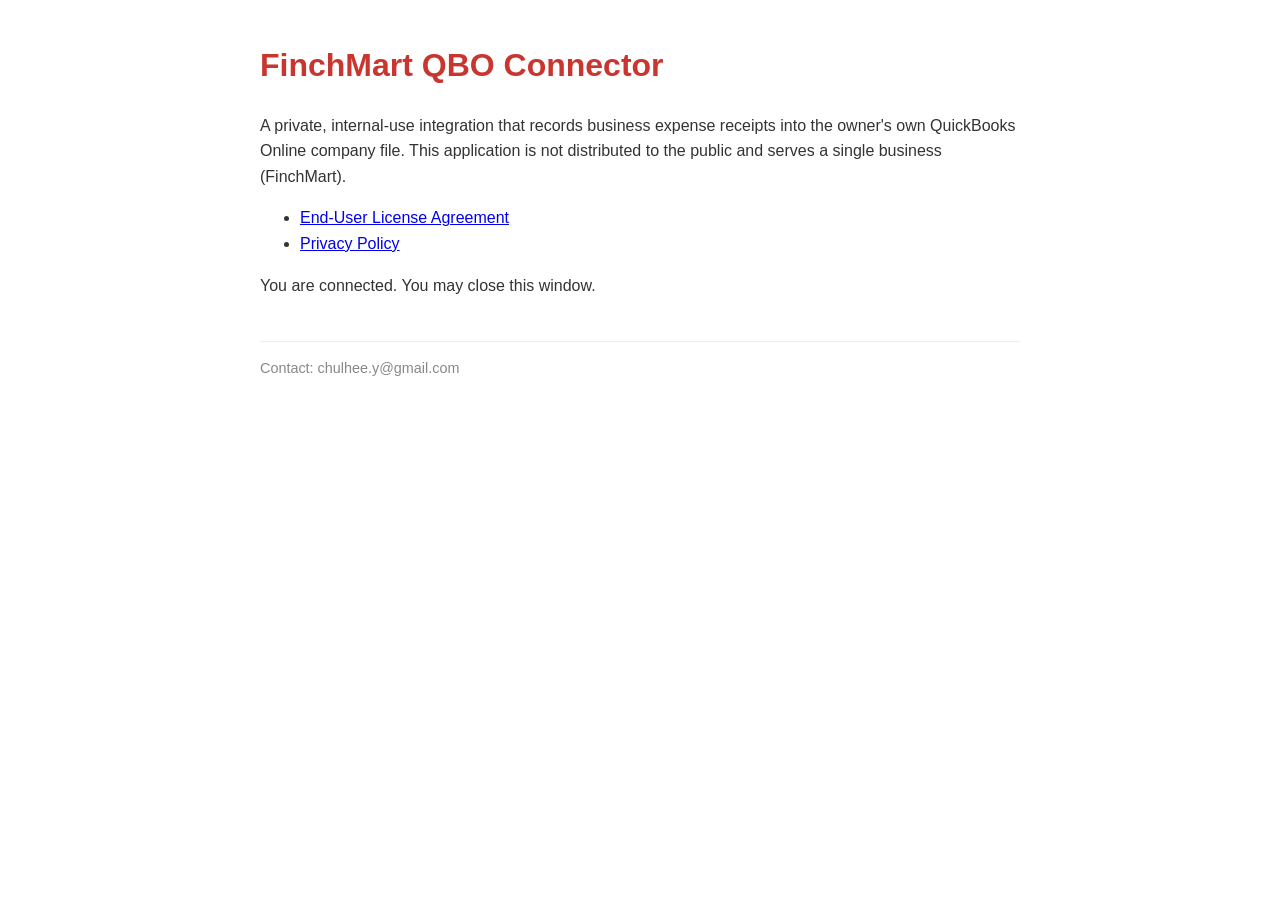
<file: index.html>
<!DOCTYPE html><html lang="en"><head><meta charset="utf-8"><meta name="viewport" content="width=device-width,initial-scale=1">
<title>FinchMart QBO Connector</title><link rel="stylesheet" href="style.css"></head><body>
<h1>FinchMart QBO Connector</h1>
<p>A private, internal-use integration that records business expense receipts into the owner's own QuickBooks Online company file. This application is not distributed to the public and serves a single business (FinchMart).</p>
<ul>
<li><a href="eula.html">End-User License Agreement</a></li>
<li><a href="privacy.html">Privacy Policy</a></li>
</ul>
<p>You are connected. You may close this window.</p>
<footer>Contact: chulhee.y@gmail.com</footer>
</body></html>
</file>
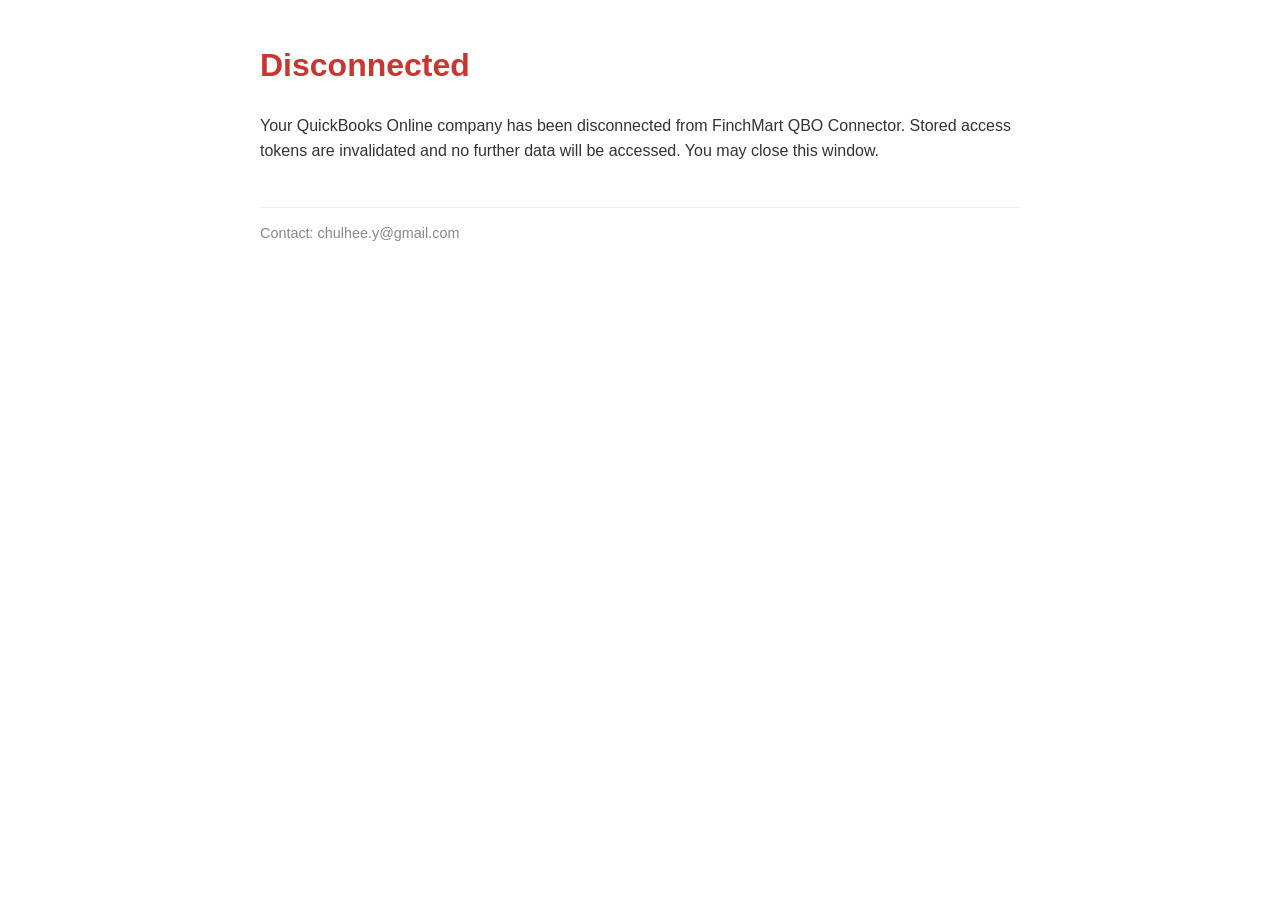
<file: disconnect.html>
<!DOCTYPE html><html lang="en"><head><meta charset="utf-8"><meta name="viewport" content="width=device-width,initial-scale=1">
<title>Disconnected — FinchMart QBO Connector</title><link rel="stylesheet" href="style.css"></head><body>
<h1>Disconnected</h1>
<p>Your QuickBooks Online company has been disconnected from FinchMart QBO Connector. Stored access tokens are invalidated and no further data will be accessed. You may close this window.</p>
<footer>Contact: chulhee.y@gmail.com</footer>
</body></html>
</file>
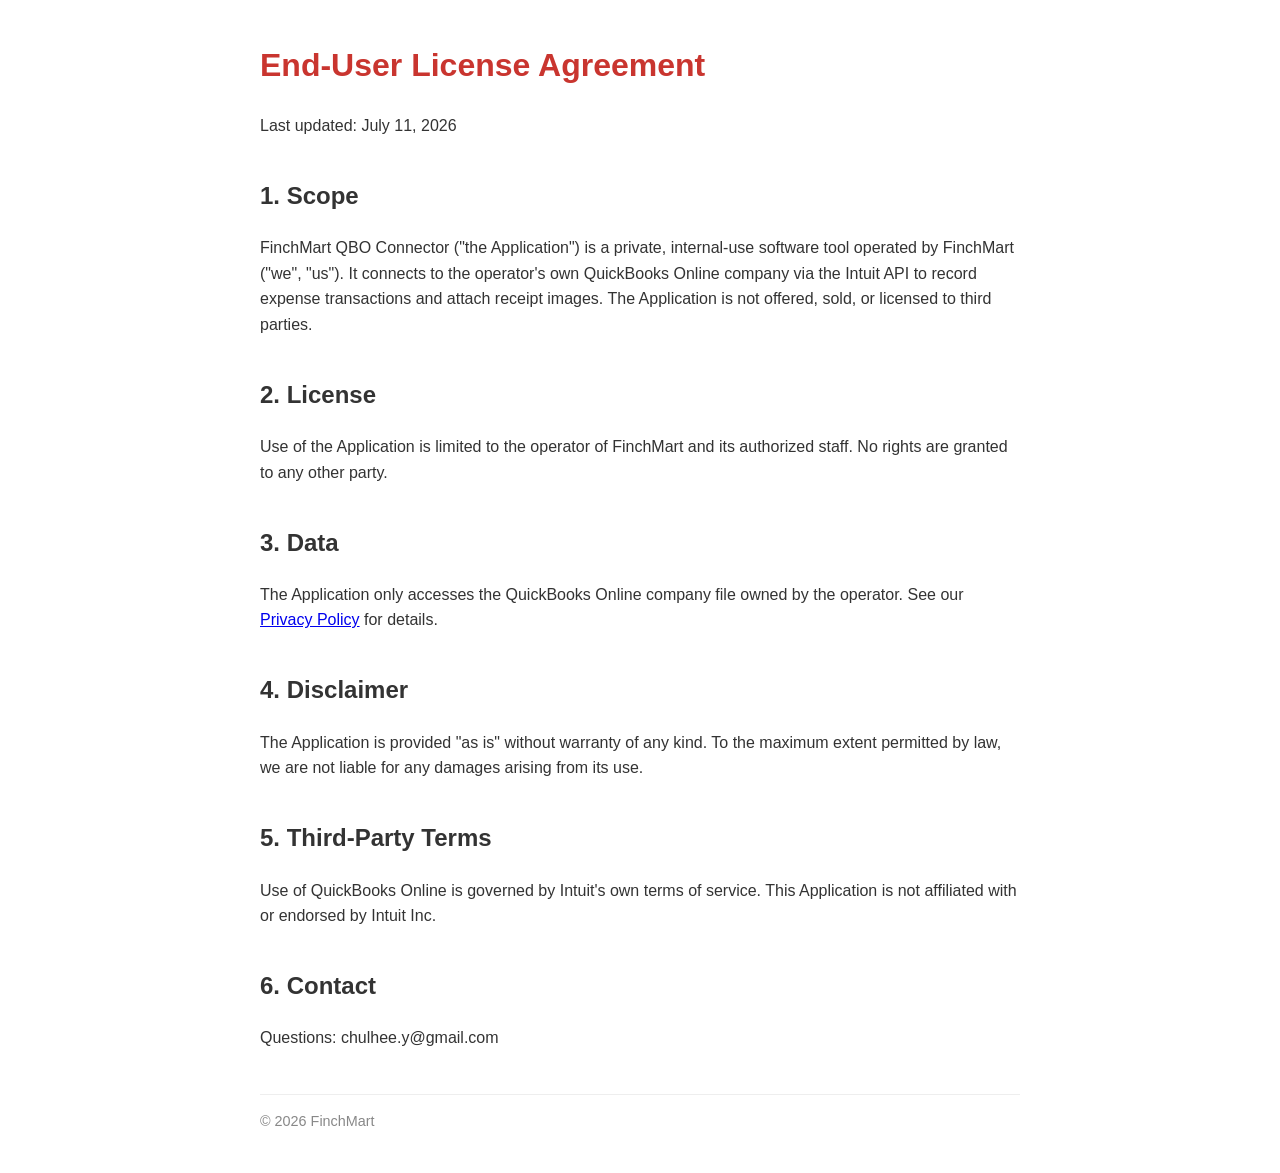
<file: eula.html>
<!DOCTYPE html><html lang="en"><head><meta charset="utf-8"><meta name="viewport" content="width=device-width,initial-scale=1">
<title>EULA — FinchMart QBO Connector</title><link rel="stylesheet" href="style.css"></head><body>
<h1>End-User License Agreement</h1>
<p>Last updated: July 11, 2026</p>
<h2>1. Scope</h2>
<p>FinchMart QBO Connector ("the Application") is a private, internal-use software tool operated by FinchMart ("we", "us"). It connects to the operator's own QuickBooks Online company via the Intuit API to record expense transactions and attach receipt images. The Application is not offered, sold, or licensed to third parties.</p>
<h2>2. License</h2>
<p>Use of the Application is limited to the operator of FinchMart and its authorized staff. No rights are granted to any other party.</p>
<h2>3. Data</h2>
<p>The Application only accesses the QuickBooks Online company file owned by the operator. See our <a href="privacy.html">Privacy Policy</a> for details.</p>
<h2>4. Disclaimer</h2>
<p>The Application is provided "as is" without warranty of any kind. To the maximum extent permitted by law, we are not liable for any damages arising from its use.</p>
<h2>5. Third-Party Terms</h2>
<p>Use of QuickBooks Online is governed by Intuit's own terms of service. This Application is not affiliated with or endorsed by Intuit Inc.</p>
<h2>6. Contact</h2>
<p>Questions: chulhee.y@gmail.com</p>
<footer>© 2026 FinchMart</footer>
</body></html>
</file>
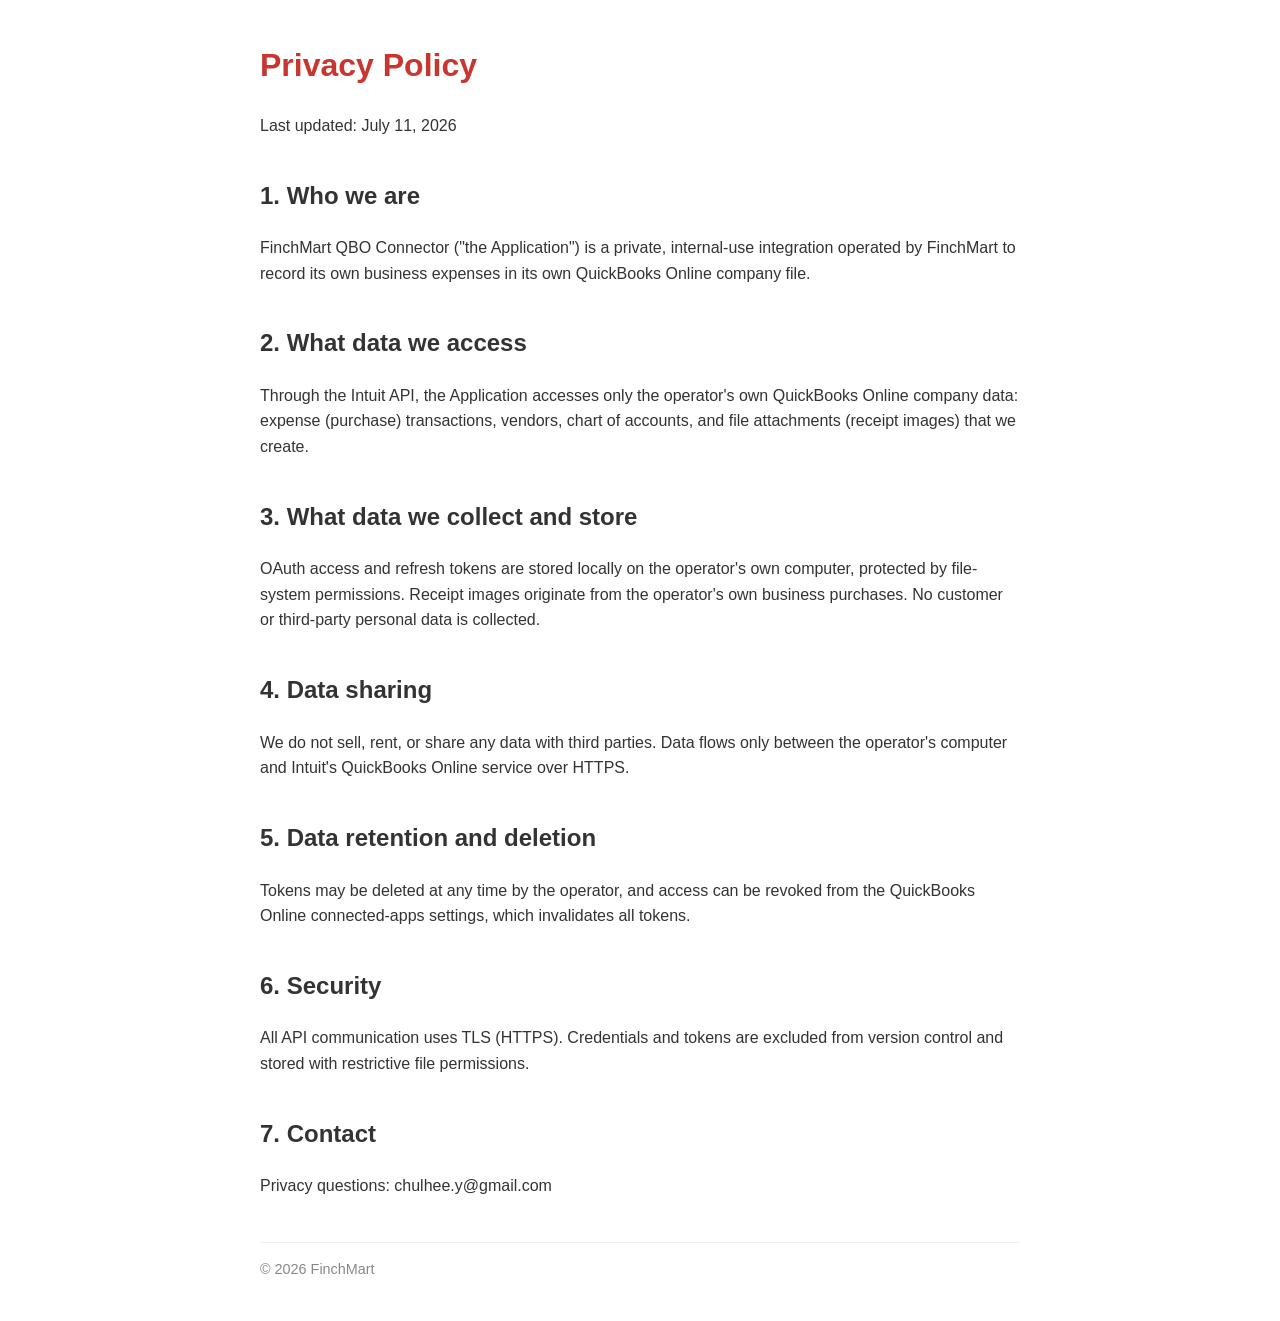
<file: privacy.html>
<!DOCTYPE html><html lang="en"><head><meta charset="utf-8"><meta name="viewport" content="width=device-width,initial-scale=1">
<title>Privacy Policy — FinchMart QBO Connector</title><link rel="stylesheet" href="style.css"></head><body>
<h1>Privacy Policy</h1>
<p>Last updated: July 11, 2026</p>
<h2>1. Who we are</h2>
<p>FinchMart QBO Connector ("the Application") is a private, internal-use integration operated by FinchMart to record its own business expenses in its own QuickBooks Online company file.</p>
<h2>2. What data we access</h2>
<p>Through the Intuit API, the Application accesses only the operator's own QuickBooks Online company data: expense (purchase) transactions, vendors, chart of accounts, and file attachments (receipt images) that we create.</p>
<h2>3. What data we collect and store</h2>
<p>OAuth access and refresh tokens are stored locally on the operator's own computer, protected by file-system permissions. Receipt images originate from the operator's own business purchases. No customer or third-party personal data is collected.</p>
<h2>4. Data sharing</h2>
<p>We do not sell, rent, or share any data with third parties. Data flows only between the operator's computer and Intuit's QuickBooks Online service over HTTPS.</p>
<h2>5. Data retention and deletion</h2>
<p>Tokens may be deleted at any time by the operator, and access can be revoked from the QuickBooks Online connected-apps settings, which invalidates all tokens.</p>
<h2>6. Security</h2>
<p>All API communication uses TLS (HTTPS). Credentials and tokens are excluded from version control and stored with restrictive file permissions.</p>
<h2>7. Contact</h2>
<p>Privacy questions: chulhee.y@gmail.com</p>
<footer>© 2026 FinchMart</footer>
</body></html>
</file>
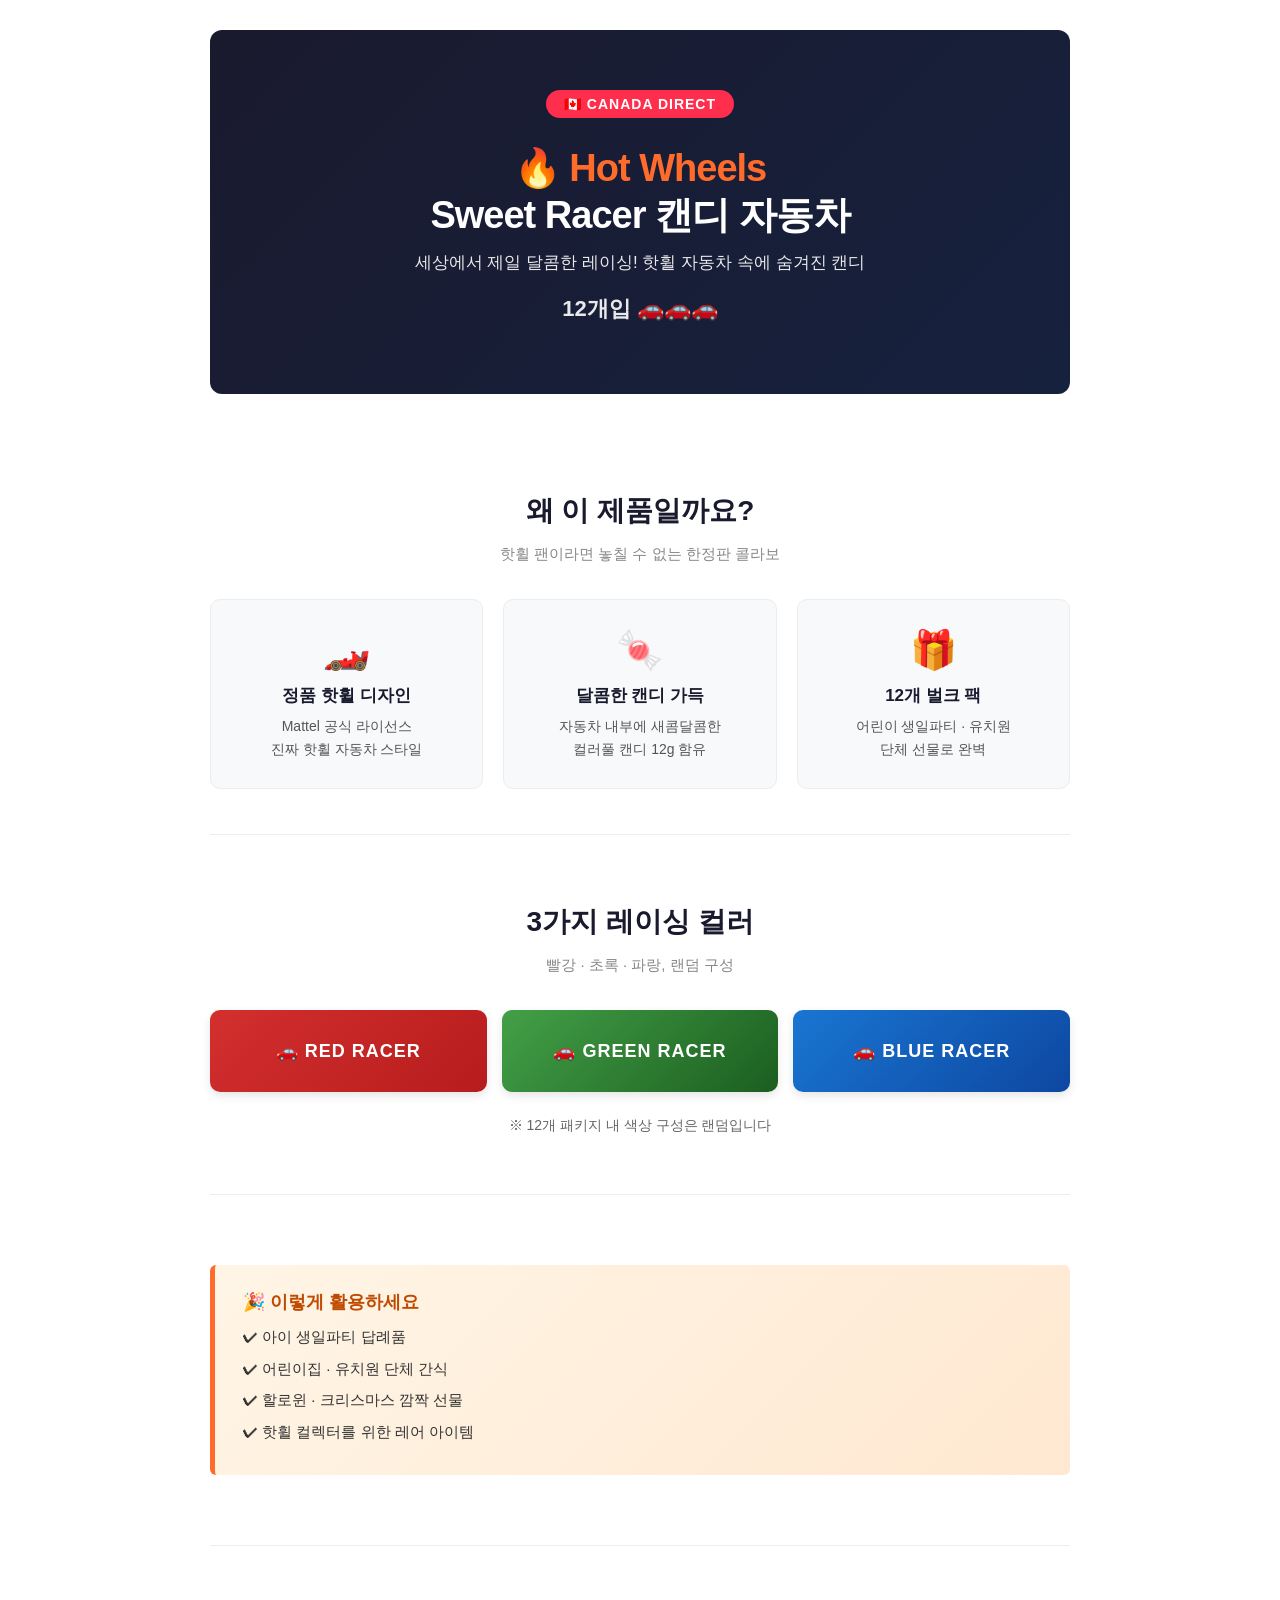
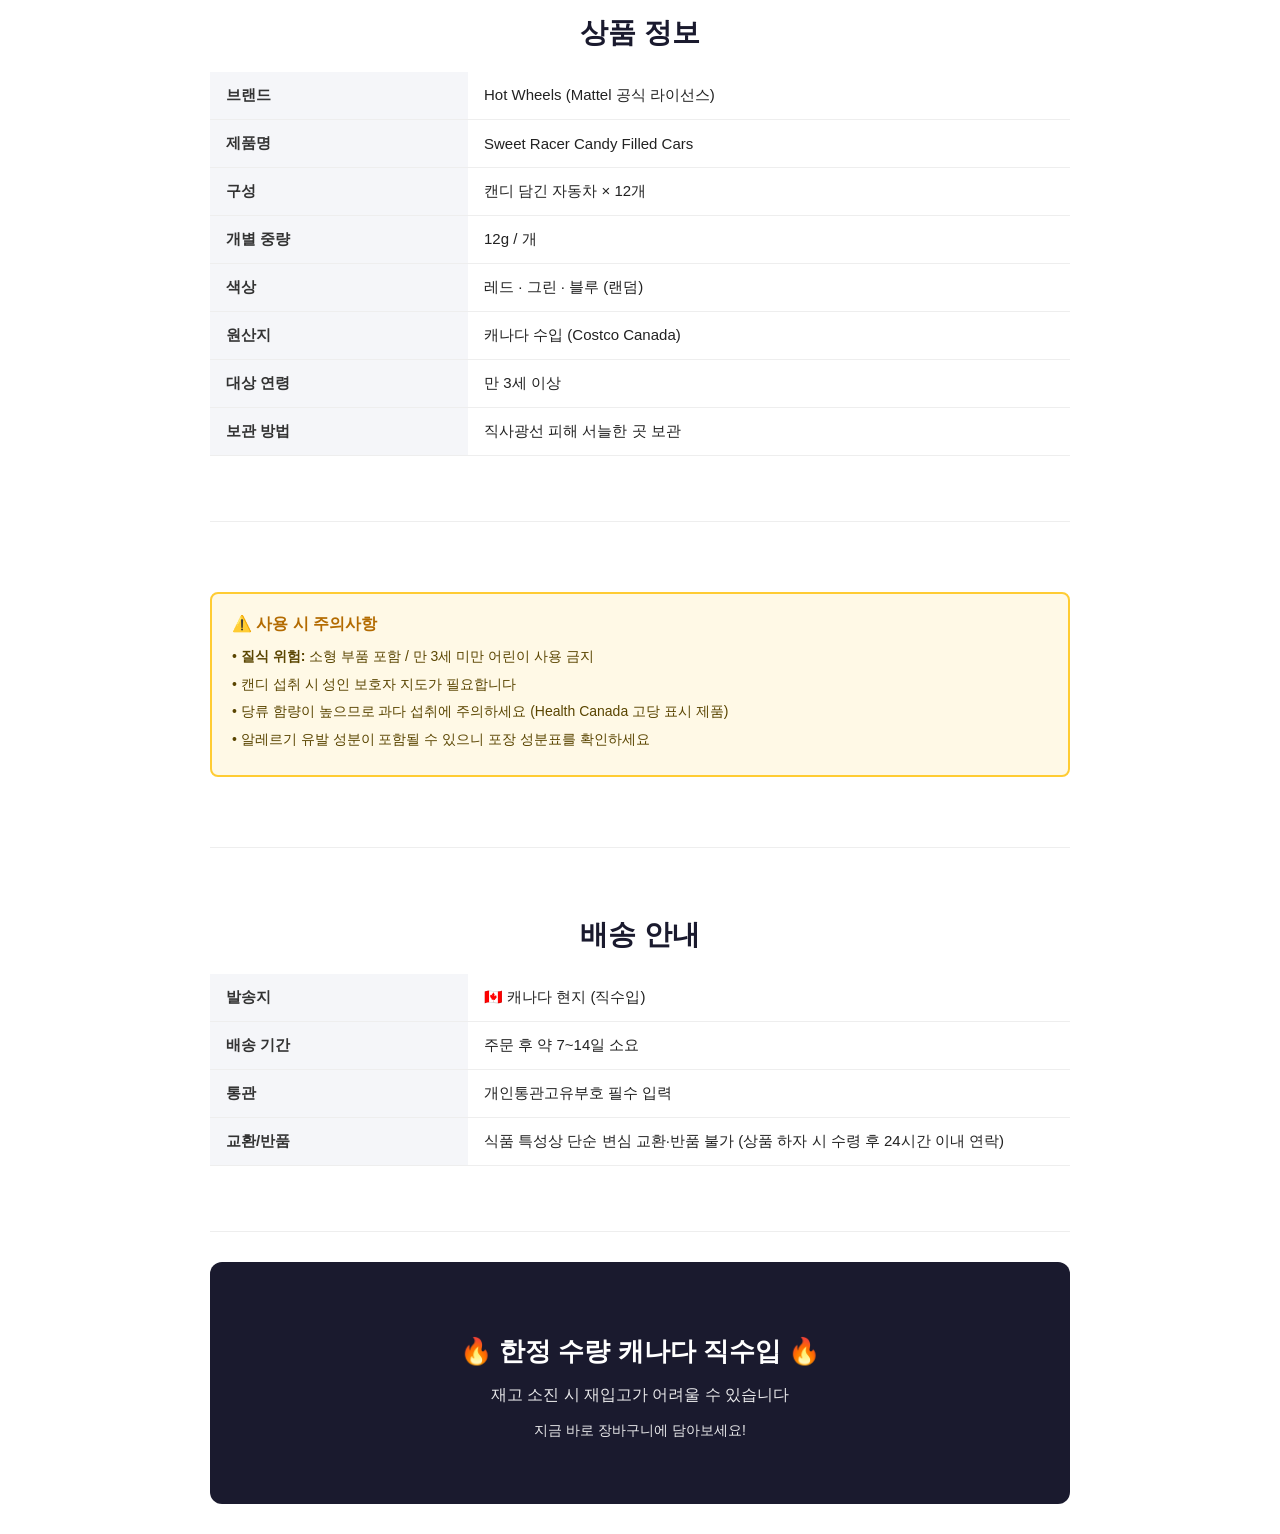
<file: docs/sample_detail_page.html>
<!DOCTYPE html>
<html lang="ko">
<head>
<meta charset="UTF-8">
<title>핫휠 스위트 레이서 캔디 자동차 12개입</title>
<style>
  body { font-family: 'Malgun Gothic', 'Apple SD Gothic Neo', sans-serif; margin: 0; padding: 0; color: #222; background: #fff; }
  .detail-wrap { max-width: 860px; margin: 0 auto; padding: 0 20px; }
  .hero { background: linear-gradient(135deg, #1a1a2e 0%, #16213e 100%); color: #fff; padding: 60px 30px; text-align: center; border-radius: 12px; margin: 30px 0; }
  .hero .badge { display: inline-block; background: #ff2e4d; color: #fff; padding: 6px 18px; border-radius: 20px; font-size: 14px; font-weight: 700; letter-spacing: 1px; margin-bottom: 18px; }
  .hero h1 { font-size: 38px; margin: 10px 0; font-weight: 800; letter-spacing: -1px; }
  .hero p { font-size: 17px; opacity: 0.9; margin: 10px 0; }
  .flame { color: #ff6b2b; font-weight: 900; }
  .section { padding: 45px 0; border-bottom: 1px solid #eee; }
  .section h2 { font-size: 28px; text-align: center; margin-bottom: 10px; color: #1a1a2e; }
  .section .subtitle { text-align: center; color: #888; margin-bottom: 35px; font-size: 15px; }
  .points { display: grid; grid-template-columns: repeat(3, 1fr); gap: 20px; }
  .point-card { background: #f8f9fb; border-radius: 10px; padding: 28px 20px; text-align: center; border: 1px solid #ececec; }
  .point-card .icon { font-size: 38px; margin-bottom: 12px; }
  .point-card h3 { font-size: 17px; margin: 8px 0; color: #1a1a2e; }
  .point-card p { font-size: 14px; color: #555; line-height: 1.6; margin: 0; }
  .info-table { width: 100%; border-collapse: collapse; margin: 20px 0; }
  .info-table th, .info-table td { padding: 14px 16px; border-bottom: 1px solid #eee; text-align: left; font-size: 15px; }
  .info-table th { background: #f5f6f9; width: 30%; font-weight: 600; color: #333; }
  .highlight-box { background: linear-gradient(135deg, #fff5e6 0%, #ffe8d1 100%); border-left: 5px solid #ff6b2b; padding: 25px 28px; border-radius: 6px; margin: 25px 0; }
  .highlight-box h3 { margin: 0 0 10px 0; color: #c04a00; font-size: 18px; }
  .highlight-box p { margin: 6px 0; font-size: 15px; line-height: 1.7; color: #333; }
  .color-grid { display: grid; grid-template-columns: repeat(3, 1fr); gap: 15px; margin: 25px 0; }
  .color-chip { padding: 30px 10px; text-align: center; border-radius: 10px; color: #fff; font-weight: 700; font-size: 18px; letter-spacing: 1px; box-shadow: 0 4px 10px rgba(0,0,0,0.1); }
  .chip-red { background: linear-gradient(135deg, #d32f2f, #b71c1c); }
  .chip-green { background: linear-gradient(135deg, #43a047, #1b5e20); }
  .chip-blue { background: linear-gradient(135deg, #1976d2, #0d47a1); }
  .warning-box { background: #fff9e6; border: 2px solid #ffcc33; border-radius: 8px; padding: 20px; margin: 25px 0; }
  .warning-box h3 { color: #b36b00; margin: 0 0 10px 0; font-size: 16px; }
  .warning-box p { margin: 5px 0; font-size: 14px; color: #5a4500; line-height: 1.6; }
  .cta { text-align: center; padding: 50px 20px; background: #1a1a2e; color: #fff; border-radius: 12px; margin: 30px 0; }
  .cta h2 { font-size: 26px; margin-bottom: 15px; }
  .cta p { font-size: 16px; opacity: 0.9; }
  @media (max-width: 600px) {
    .points, .color-grid { grid-template-columns: 1fr; }
    .hero h1 { font-size: 28px; }
  }
</style>
</head>
<body>
<div class="detail-wrap">

  <!-- HERO -->
  <div class="hero">
    <span class="badge">🇨🇦 CANADA DIRECT</span>
    <h1><span class="flame">🔥 Hot Wheels</span><br>Sweet Racer 캔디 자동차</h1>
    <p>세상에서 제일 달콤한 레이싱! 핫휠 자동차 속에 숨겨진 캔디</p>
    <p style="font-size:22px; font-weight:800; margin-top:20px;">12개입 🚗🚗🚗</p>
  </div>

  <!-- 포인트 -->
  <div class="section">
    <h2>왜 이 제품일까요?</h2>
    <p class="subtitle">핫휠 팬이라면 놓칠 수 없는 한정판 콜라보</p>
    <div class="points">
      <div class="point-card">
        <div class="icon">🏎️</div>
        <h3>정품 핫휠 디자인</h3>
        <p>Mattel 공식 라이선스<br>진짜 핫휠 자동차 스타일</p>
      </div>
      <div class="point-card">
        <div class="icon">🍬</div>
        <h3>달콤한 캔디 가득</h3>
        <p>자동차 내부에 새콤달콤한<br>컬러풀 캔디 12g 함유</p>
      </div>
      <div class="point-card">
        <div class="icon">🎁</div>
        <h3>12개 벌크 팩</h3>
        <p>어린이 생일파티 · 유치원<br>단체 선물로 완벽</p>
      </div>
    </div>
  </div>

  <!-- 컬러 -->
  <div class="section">
    <h2>3가지 레이싱 컬러</h2>
    <p class="subtitle">빨강 · 초록 · 파랑, 랜덤 구성</p>
    <div class="color-grid">
      <div class="color-chip chip-red">🚗 RED RACER</div>
      <div class="color-chip chip-green">🚗 GREEN RACER</div>
      <div class="color-chip chip-blue">🚗 BLUE RACER</div>
    </div>
    <p style="text-align:center; color:#666; font-size:14px;">※ 12개 패키지 내 색상 구성은 랜덤입니다</p>
  </div>

  <!-- 포장 포인트 -->
  <div class="section">
    <div class="highlight-box">
      <h3>🎉 이렇게 활용하세요</h3>
      <p>✔ 아이 생일파티 답례품</p>
      <p>✔ 어린이집 · 유치원 단체 간식</p>
      <p>✔ 할로윈 · 크리스마스 깜짝 선물</p>
      <p>✔ 핫휠 컬렉터를 위한 레어 아이템</p>
    </div>
  </div>

  <!-- 상품 정보 -->
  <div class="section">
    <h2>상품 정보</h2>
    <table class="info-table">
      <tr><th>브랜드</th><td>Hot Wheels (Mattel 공식 라이선스)</td></tr>
      <tr><th>제품명</th><td>Sweet Racer Candy Filled Cars</td></tr>
      <tr><th>구성</th><td>캔디 담긴 자동차 × 12개</td></tr>
      <tr><th>개별 중량</th><td>12g / 개</td></tr>
      <tr><th>색상</th><td>레드 · 그린 · 블루 (랜덤)</td></tr>
      <tr><th>원산지</th><td>캐나다 수입 (Costco Canada)</td></tr>
      <tr><th>대상 연령</th><td>만 3세 이상</td></tr>
      <tr><th>보관 방법</th><td>직사광선 피해 서늘한 곳 보관</td></tr>
    </table>
  </div>

  <!-- 주의사항 -->
  <div class="section">
    <div class="warning-box">
      <h3>⚠️ 사용 시 주의사항</h3>
      <p>• <b>질식 위험:</b> 소형 부품 포함 / 만 3세 미만 어린이 사용 금지</p>
      <p>• 캔디 섭취 시 성인 보호자 지도가 필요합니다</p>
      <p>• 당류 함량이 높으므로 과다 섭취에 주의하세요 (Health Canada 고당 표시 제품)</p>
      <p>• 알레르기 유발 성분이 포함될 수 있으니 포장 성분표를 확인하세요</p>
    </div>
  </div>

  <!-- 배송 -->
  <div class="section">
    <h2>배송 안내</h2>
    <table class="info-table">
      <tr><th>발송지</th><td>🇨🇦 캐나다 현지 (직수입)</td></tr>
      <tr><th>배송 기간</th><td>주문 후 약 7~14일 소요</td></tr>
      <tr><th>통관</th><td>개인통관고유부호 필수 입력</td></tr>
      <tr><th>교환/반품</th><td>식품 특성상 단순 변심 교환·반품 불가 (상품 하자 시 수령 후 24시간 이내 연락)</td></tr>
    </table>
  </div>

  <!-- CTA -->
  <div class="cta">
    <h2>🔥 한정 수량 캐나다 직수입 🔥</h2>
    <p>재고 소진 시 재입고가 어려울 수 있습니다</p>
    <p style="margin-top:15px; font-size:14px;">지금 바로 장바구니에 담아보세요!</p>
  </div>

</div>
</body>
</html>
</file>
<file: style.css>
body{font-family:-apple-system,Segoe UI,sans-serif;max-width:760px;margin:40px auto;padding:0 20px;color:#333;line-height:1.6}
h1{color:#c9352f}h2{margin-top:1.6em}footer{margin-top:3em;color:#888;font-size:.9em;border-top:1px solid #eee;padding-top:1em}
</file>
